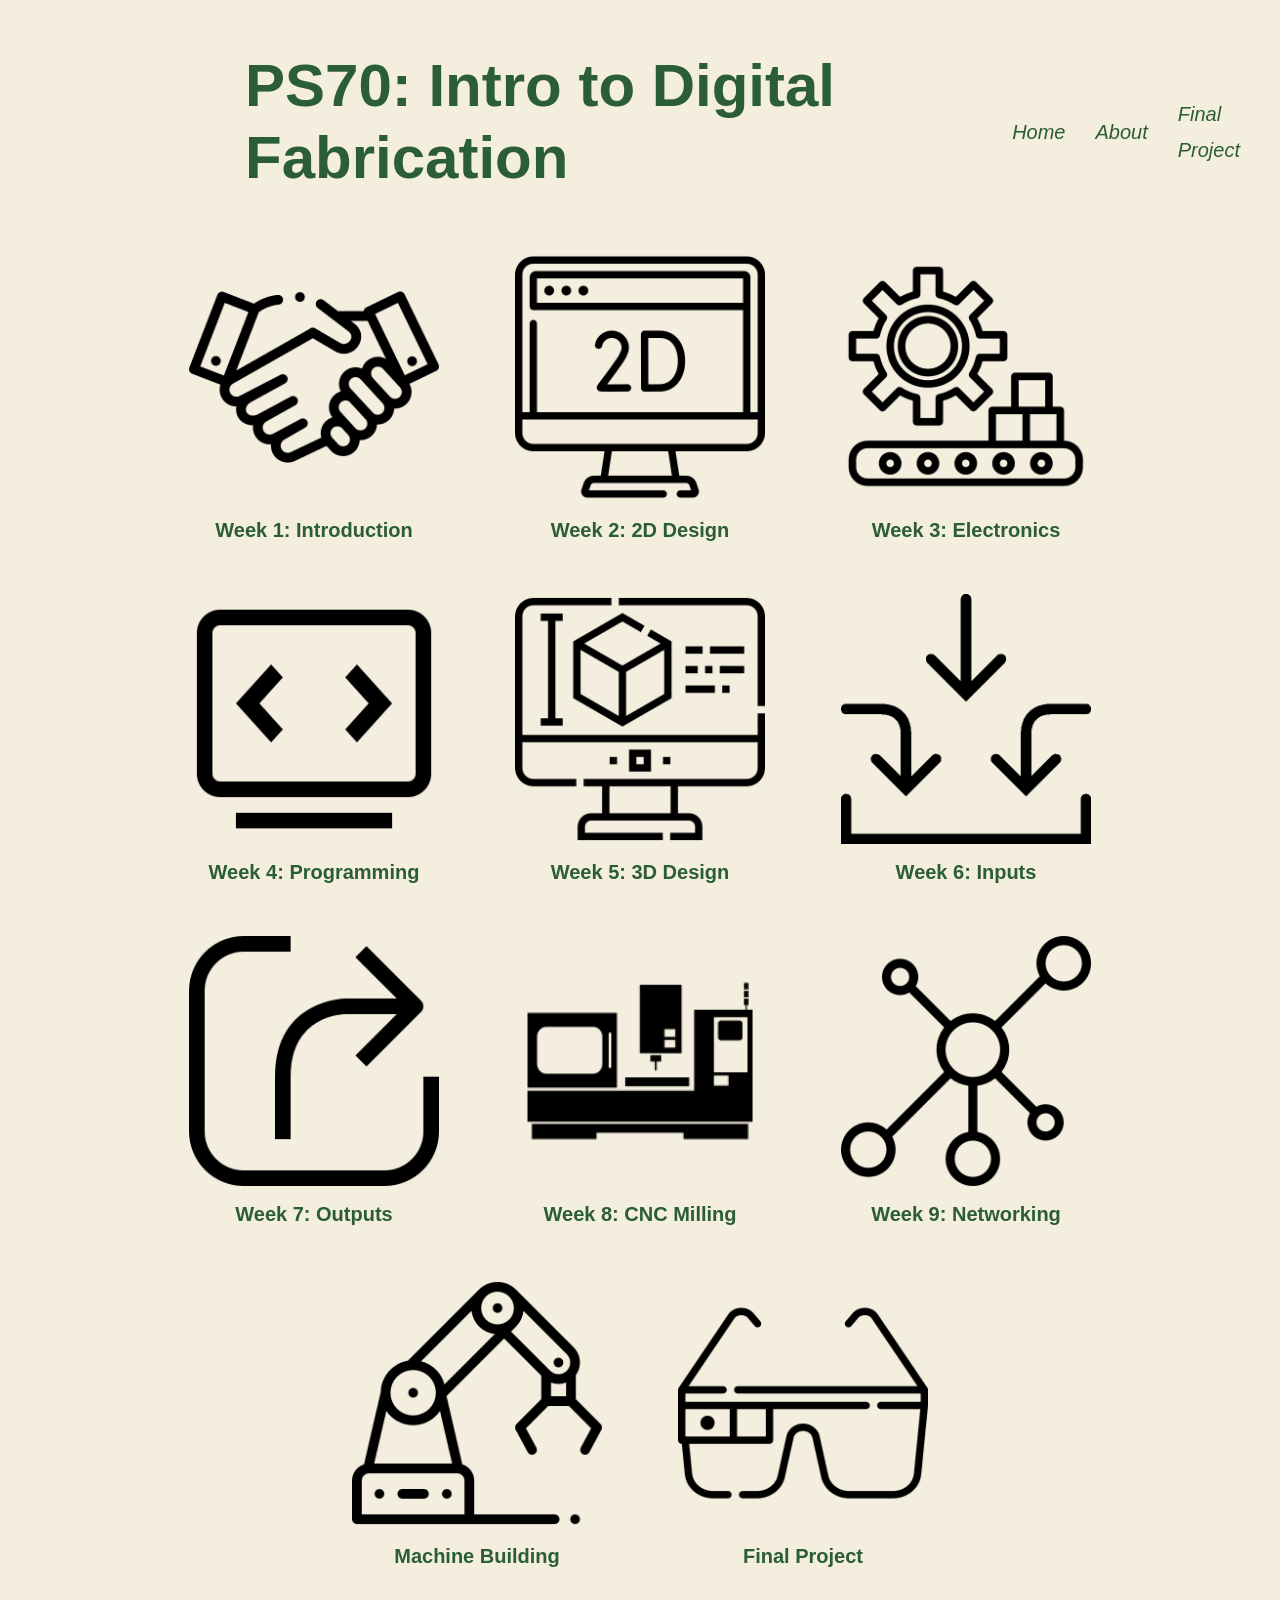
<file: index.html>
<!DOCTYPE html>
<html lang="en">

<head>
    <meta charset="UTF-8">
    <meta name="viewport" content="width=device-width, initial-scale=1.0">
    <title>PS70: Intro to Digital Fabrication</title>

    <link href="https://cdn.jsdelivr.net/npm/bootstrap@5.1.1/dist/css/bootstrap.min.css" rel="stylesheet">
    <link href="./style.css" rel="stylesheet">
</head>

<body>

<nav>
    <div class="container-fluid nav-container">
        <div class="flexrow">
            <h2 class="nav-title">PS70: Intro to Digital Fabrication</h2>
        </div>

        <div class="navbar-links">
            <a class="nav-link" href="./index.html">Home</a>
            <a class="nav-link" href="./about.html">About</a>
            <a class="nav-link" href="./13_finalproject/index.html">Final Project</a>
        </div>
    </div>
</nav>

<div class="container-fluid bg-3 text-center week-grid">

    <div class="row">

        <div class="col-sm-3">
            <a href="./01_intro/index.html" class="week-card">
                <img src="./01_intro/intro-handshake.png" alt="Week 1 Intro">
                <p>Week 1: Introduction</p>
            </a>
        </div>

        <div class="col-sm-3">
            <a href="./02_2Ddesign/index.html" class="week-card">
                <img src="./02_2Ddesign/2D-design.png" alt="Week 2 Design">
                <p>Week 2: 2D Design</p>
            </a>
        </div>

        <div class="col-sm-3">
            <a href="./03_fabrication/index.html" class="week-card">
                <img src="./03_fabrication/fabrication.png" alt="Week 3 Fabrication">
                <p>Week 3: Electronics</p>
            </a>
        </div>

    </div>

    <div class="row">

        <div class="col-sm-3">
            <a href="./04_microcontroller/index.html" class="week-card">
                <img src="./04_microcontroller/programming.png" alt="Week 4 Programming">
                <p>Week 4: Programming</p>
            </a>
        </div>

        <div class="col-sm-3">
            <a href="./05_3Ddesign/index.html" class="week-card">
                <img src="./05_3Ddesign/3D-design.png" alt="Week 5 3D Design">
                <p>Week 5: 3D Design</p>
            </a>
        </div>

        <div class="col-sm-3">
            <a href="./06_inputs/index.html" class="week-card">
                <img src="./06_inputs/inputs.png" alt="Week 6 Inputs">
                <p>Week 6: Inputs</p>
            </a>
        </div>

    </div>

    <div class="row">

        <div class="col-sm-3">
            <a href="./07_outputs/index.html" class="week-card">
                <img src="./07_outputs/outputs.png" alt="Week 7 Outputs">
                <p>Week 7: Outputs</p>
            </a>
        </div>

        <div class="col-sm-3">
            <a href="./08_cnc/index.html" class="week-card">
                <img src="./08_cnc/cnc.png" alt="Week 8 CNC">
                <p>Week 8: CNC Milling</p>
            </a>
        </div>

        <div class="col-sm-3">
            <a href="./09_networking/index.html" class="week-card">
                <img src="./09_networking/networking.png" alt="Week 9 Networking">
                <p>Week 9: Networking</p>
            </a>
        </div>

    </div>

    <div class="row">

        <div class="col-sm-3">
            <a href="./10_machine/index.html" class="week-card">
                <img src="./10_machine/machine-building.png" alt="Machine Building">
                <p>Machine Building</p>
            </a>
        </div>

        <div class="col-sm-3">
            <a href="./13_finalproject/index.html" class="week-card">
                <img src="./13_finalproject/final-project.png" alt="Final Project">
                <p>Final Project</p>
            </a>
        </div>

    </div>

</div>

<script src="https://cdn.jsdelivr.net/npm/bootstrap@5.0.2/dist/js/bootstrap.bundle.min.js"></script>

</body>
</html>
</file>
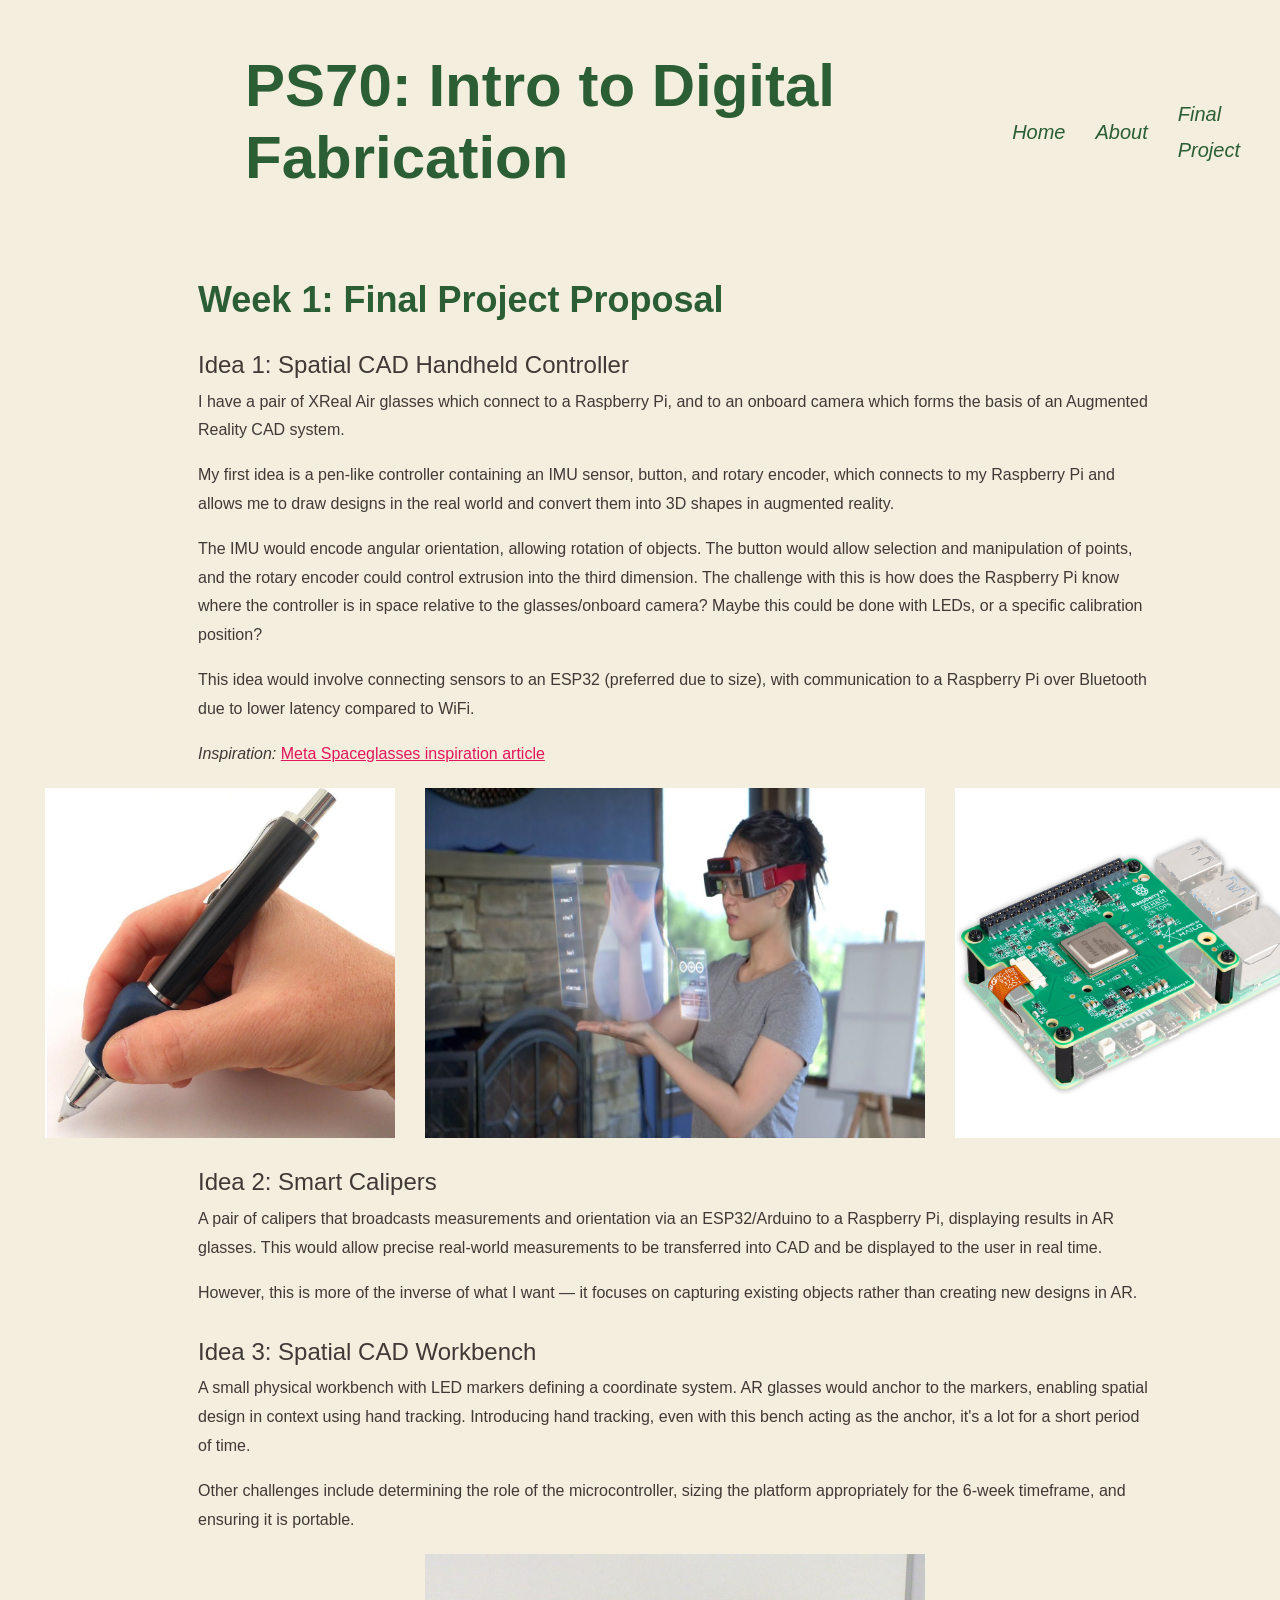
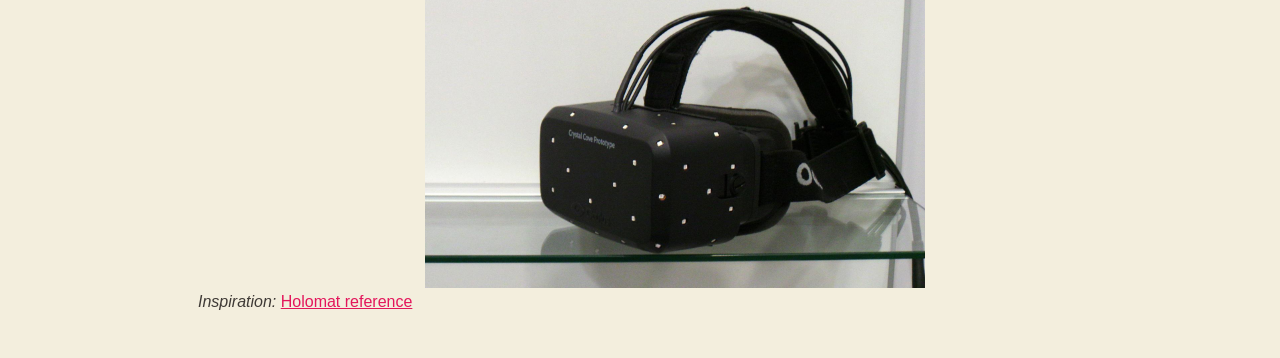
<file: 01_intro/index.html>
<!DOCTYPE html>
<html lang="en">

<head>
    <meta charset="UTF-8">
    <meta name="viewport" content="width=device-width, initial-scale=1.0">
    <title>PS70: Intro to Digital Fabrication</title>

    <link href="https://cdn.jsdelivr.net/npm/bootstrap@5.1.1/dist/css/bootstrap.min.css" rel="stylesheet">
    <link href="../style.css" rel="stylesheet">
</head>

<body>

<nav>
    <div class="container-fluid nav-container">
        <div class="flexrow">
            <h2 class="nav-title">PS70: Intro to Digital Fabrication</h2>
        </div>

        <div class="navbar-links">
            <a class="nav-link" href="../index.html">Home</a>
            <a class="nav-link" href="../about.html">About</a>
            <a class="nav-link" href="../13_finalproject/index.html">Final Project</a>
        </div>
    </div>
</nav>

<div class="textcontainer week-grid page-align">

    <h3>Week 1: Final Project Proposal</h3>

    <p class="margin"></p>

    <h4>Idea 1: Spatial CAD Handheld Controller</h4>

    <p>
        I have a pair of XReal Air glasses which connect to a Raspberry Pi, and to an onboard camera 
        which forms the basis of an Augmented Reality CAD system.
    </p>

    <p>
        My first idea is a pen-like controller containing an IMU sensor, button, and rotary encoder, 
        which connects to my Raspberry Pi and allows me to draw designs in the real world and convert 
        them into 3D shapes in augmented reality.
    </p>

    <p>
        The IMU would encode angular orientation, allowing rotation of objects. The button would allow 
        selection and manipulation of points, and the rotary encoder could control extrusion into the 
        third dimension. The challenge with this is how does the Raspberry Pi know where the controller
        is in space relative to the glasses/onboard camera? Maybe this could be done with LEDs, or a 
        specific calibration position?
    </p>

    <p>
        This idea would involve connecting sensors to an ESP32 (preferred due to size), with communication 
        to a Raspberry Pi over Bluetooth due to lower latency compared to WiFi.
    </p>

    <p>
        <em>Inspiration:</em>
        <a href="https://www.smh.com.au/technology/australian-behind-futuristic-iron-manstyle-meta-spaceglasses-says-theyre-the-future-of-the-pc-20140228-33pi6.html" target="_blank">
            Meta Spaceglasses inspiration article
        </a>
    </p>

    <div class="image-row">
        <img src="./ergo-pen.jpg" alt="Ergonomic pen controller concept">
        <img src="./meta-spaceglasses.jpg" alt="AR CAD concept" style="width: 500px; height: auto;">
        <img src="./rpi.jpg" alt="AR CAD concept">
    </div>

    <p class="margin"></p>

    <h4>Idea 2: Smart Calipers</h4>

    <p>
        A pair of calipers that broadcasts measurements and orientation via an ESP32/Arduino to a Raspberry Pi, 
        displaying results in AR glasses. This would allow precise real-world measurements to be transferred into CAD
        and be displayed to the user in real time.
    </p>

    <p>
        However, this is more of the inverse of what I want — it focuses on capturing existing objects rather than 
        creating new designs in AR.
    </p>

    <p class="margin"></p>

    <h4>Idea 3: Spatial CAD Workbench</h4>

    <p>
        A small physical workbench with LED markers defining a coordinate system. AR glasses would anchor to the markers, 
        enabling spatial design in context using hand tracking. Introducing hand tracking, even with this bench acting
        as the anchor, it's a lot for a short period of time.
    </p>

    <p>
        Other challenges include determining the role of the microcontroller, sizing the platform appropriately for the 
        6-week timeframe, and ensuring it is portable.
    </p>

    <div class="image-row">
        <img src="./oculus.jpg" alt="IR markers on Oculus Rift prototype" style="width: 500px; height: auto;">
    </div>

    <p>
        <em>Inspiration:</em>
        <a href="https://github.com/Concept-Bytes/Holomat" target="_blank">
          Holomat reference</a>
    </p>

</div>

</body>

<script src="https://cdn.jsdelivr.net/npm/bootstrap@5.0.2/dist/js/bootstrap.bundle.min.js"></script>

</html>
</file>
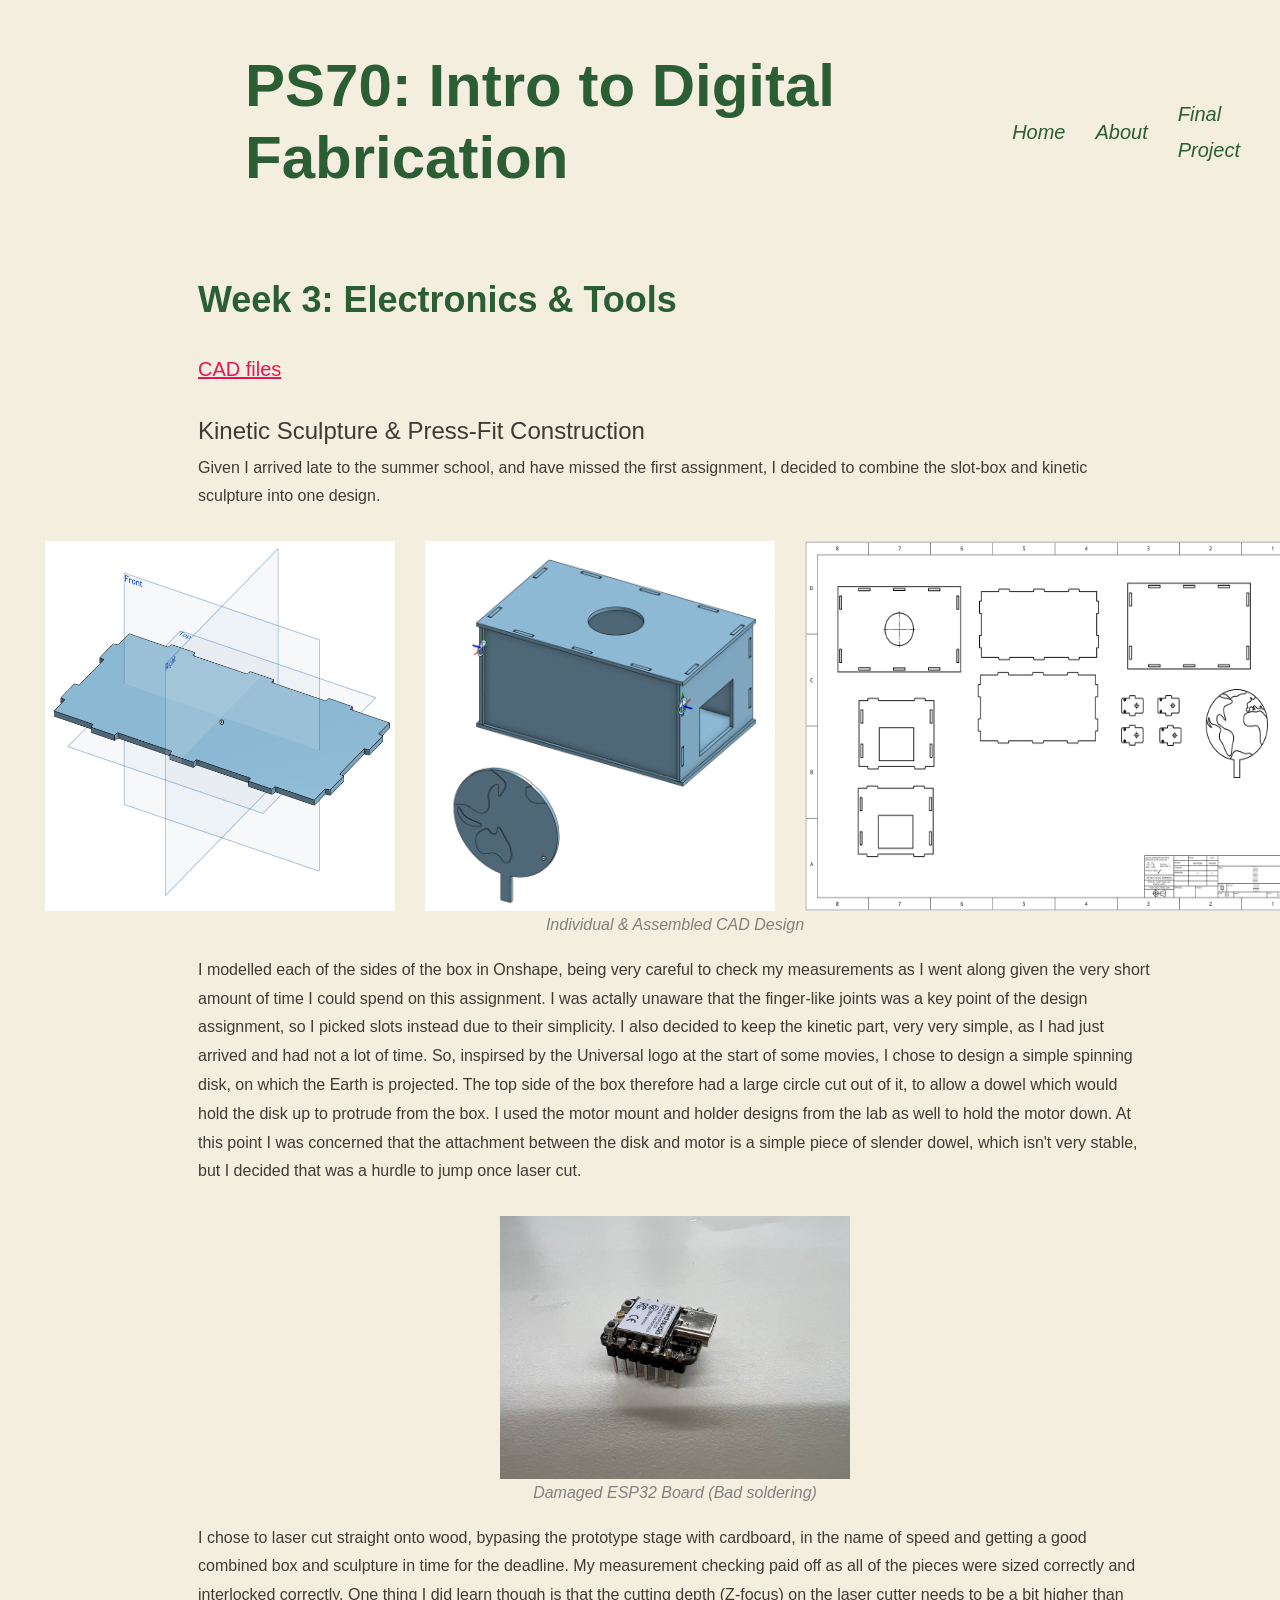
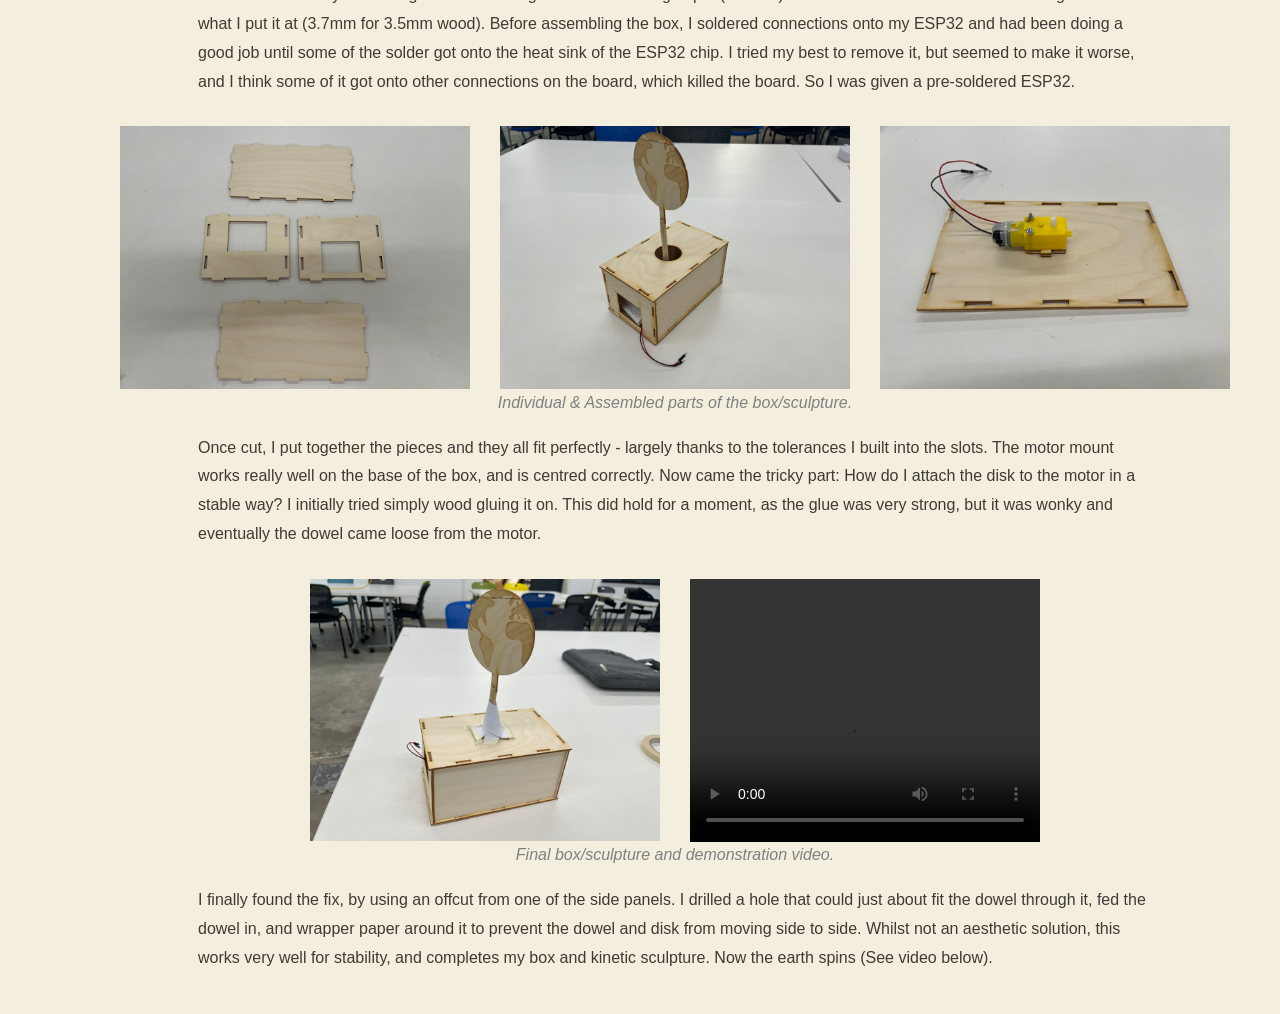
<file: 03_fabrication/index.html>
<!DOCTYPE html>
<html lang="en">

<head>
    <meta charset="UTF-8">
    <meta name="viewport" content="width=device-width, initial-scale=1.0">
    <title>PS70: Intro to Digital Fabrication</title>

    <link href="https://cdn.jsdelivr.net/npm/bootstrap@5.1.1/dist/css/bootstrap.min.css" rel="stylesheet">
    <link href="../style.css" rel="stylesheet">
</head>

<body>

<nav>
    <div class="container-fluid nav-container">
        <div class="flexrow">
            <h2 class="nav-title">PS70: Intro to Digital Fabrication</h2>
        </div>

        <div class="navbar-links">
            <a class="nav-link" href="../index.html">Home</a>
            <a class="nav-link" href="../about.html">About</a>
            <a class="nav-link" href="../13_finalproject/index.html">Final Project</a>
        </div>
    </div>
</nav>

<div class="textcontainer week-grid page-align">

    <h3>Week 3: Electronics & Tools</h3>

    <p class="margin"></p>

    <div>
        <a id="btn" href="./CAD_files.zip" download>
            CAD files
        </a>
    </div>

    <p class="margin"></p>

    <h4>Kinetic Sculpture & Press-Fit Construction</h4>

    <p>
        Given I arrived late to the summer school, and have missed the first assignment, I decided
        to combine the slot-box and kinetic sculpture into one design.
    </p>

    <p class="margin"></p>

    <div class="image-row">
        <img src="panel.png" alt="CAD design">
        <img src="Assembly.png" alt="CAD design">
        <img src="Drawing.png" alt="CAD design" style="width: 500px; height: auto;"">
    </div>
    <p class="caption">Individual & Assembled CAD Design</p>

    <p>

        I modelled each of the sides of the box in Onshape, being very careful to check my measurements
        as I went along given the very short amount of time I could spend on this assignment. I was
        actally unaware that the finger-like joints was a key point of the design assignment, so I 
        picked slots instead due to their simplicity.

        I also decided to keep the kinetic part, very very simple, as I had just arrived and had not a 
        lot of time. So, inspirsed by the Universal logo at the start of some movies, I chose to design a
        simple spinning disk, on which the Earth is projected.

        The top side of the box therefore had a large circle cut out of it, to allow a dowel which would hold
        the disk up to protrude from the box. I used the motor mount and holder designs from the lab as well 
        to hold the motor down. At this point I was concerned that the attachment between the disk and motor is 
        a simple piece of slender dowel, which isn't very stable, but I decided that was a hurdle to jump once
        laser cut.
    </p>

    <p class="margin"></p>

    <div class="image-row">
        <img src="esp32.jpg" alt="Parameters in Fusion">
    </div>
    <p class="caption">Damaged ESP32 Board (Bad soldering)</p>

    <p>
        I chose to laser cut straight onto wood, bypasing the prototype stage with cardboard, in the name of speed
        and getting a good combined box and sculpture in time for the deadline. My measurement checking paid off
        as all of the pieces were sized correctly and interlocked correctly. One thing I did learn though is that 
        the cutting depth (Z-focus) on the laser cutter needs to be a bit higher than what I put it at (3.7mm for 3.5mm wood).

        Before assembling the box, I soldered connections onto my ESP32 and had been doing a good job until some of the 
        solder got onto the heat sink of the ESP32 chip. I tried my best to remove it, but seemed to make it worse, and I 
        think some of it got onto other connections on the board, which killed the board. So I was given a pre-soldered ESP32.
    </p>

    <p class="margin"></p>

    <div class="image-row">
        <img src="cutouts.jpg">
        <img src="assembly_nohole.jpg" style="width: 350px; height: auto;">
        <img src="base.jpg">
    </div>
    <p class="caption">Individual & Assembled parts of the box/sculpture.</p>

    <p>
        Once cut, I put together the pieces and they all fit perfectly - largely thanks to the tolerances I built into the slots. The 
        motor mount works really well on the base of the box, and is centred correctly.
        Now came the tricky part: How do I attach the disk to the motor in a stable way? I initially tried simply wood gluing it on.
        This did hold for a moment, as the glue was very strong, but it was wonky and eventually the dowel came loose from the motor.
    </p>

    <p class="margin"></p>

    <div class="image-row">
        <img src="./final_product.jpg" alt="Final sculpture">

        <video controls>
            <source src="./demo.MOV" type="video/mp4">
            Your browser does not support the video tag.
        </video>
    </div>

    <p class="caption">Final box/sculpture and demonstration video.</p>

    <p>
        I finally found the fix, by using an offcut from one of the side panels. I drilled a hole that could just about fit the dowel through
        it, fed the dowel in, and wrapper paper around it to prevent the dowel and disk from moving side to side. Whilst not an aesthetic
        solution, this works very well for stability, and completes my box and kinetic sculpture. Now the earth spins (See video below).
    </p>

</div>

<script src="https://cdn.jsdelivr.net/npm/bootstrap@5.0.2/dist/js/bootstrap.bundle.min.js"></script>

</body>
</html>
</file>
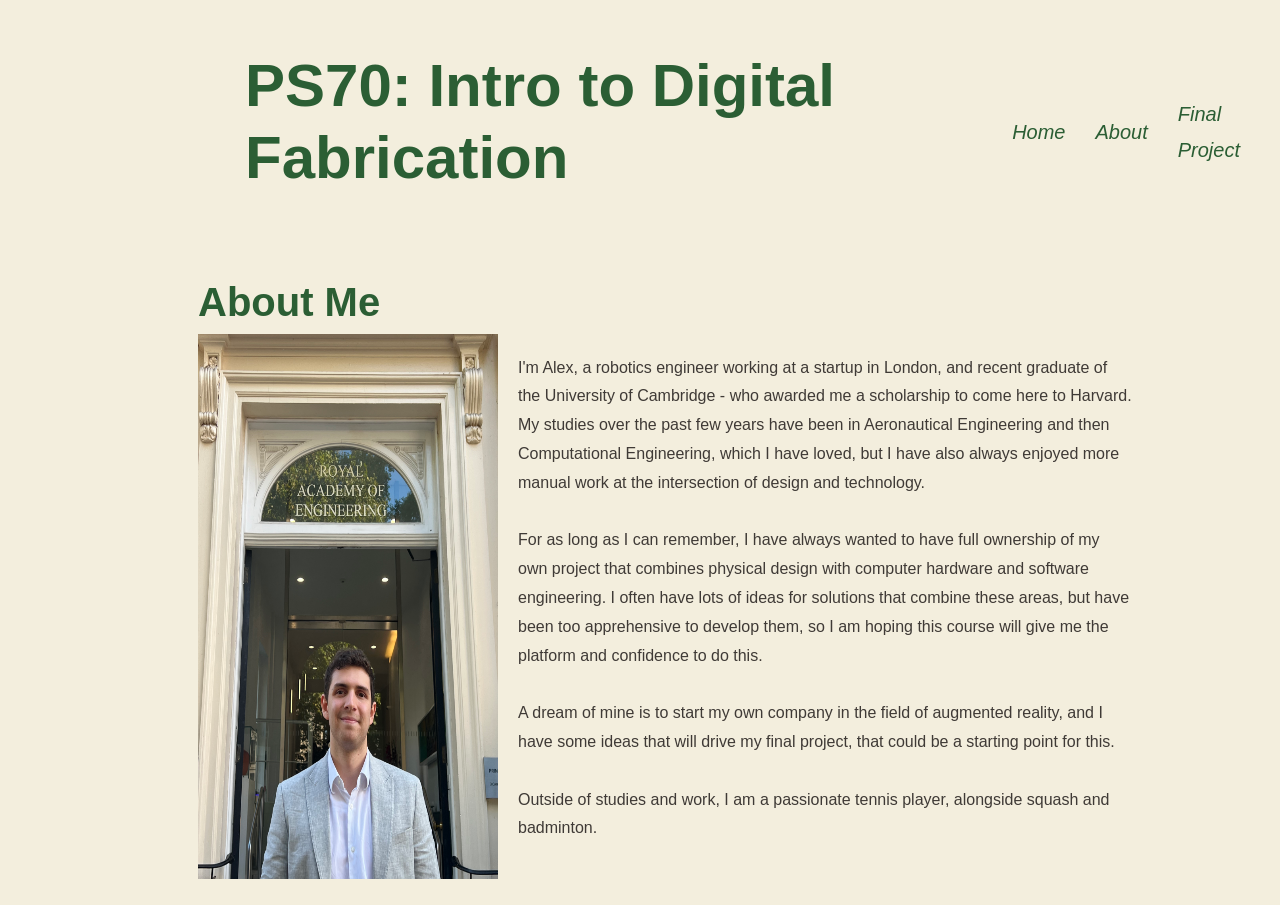
<file: about.html>
<!DOCTYPE html>
<html lang="en">

<head>
    <meta charset="UTF-8">
    <meta name="viewport" content="width=device-width, initial-scale=1.0">
    <title>PS70: Intro to Digital Fabrication</title>

    <link href="https://cdn.jsdelivr.net/npm/bootstrap@5.1.1/dist/css/bootstrap.min.css" rel="stylesheet">
    <link href="./style.css" rel="stylesheet">
</head>

<body>

<nav>
    <div class="container-fluid nav-container">
        <div class="flexrow">
            <h2 class="nav-title">PS70: Intro to Digital Fabrication</h2>
        </div>

        <div class="navbar-links">
            <a class="nav-link" href="./index.html">Home</a>
            <a class="nav-link" href="./about.html">About</a>
            <a class="nav-link" href="./13_finalproject/index.html">Final Project</a>
        </div>
    </div>
</nav>

<div class="textcontainer week-grid">

    <h3 class="page-title">About Me</h3>

    <div class="center-row">
        <img class="about-photo"
             src="./Profile.jpg"
             alt="Photo of Alex at work"
             style="width:300px; height:auto;">

        <p id="aboutme">
            I'm Alex, a robotics engineer working at a startup in London, and recent
            graduate of the University of Cambridge - who awarded me a scholarship to come here to Harvard. 
            My studies over the past few years have been in Aeronautical Engineering and then 
            Computational Engineering, which I have loved, but I have also always enjoyed more manual work at the 
            intersection of design and technology.

            <br><br>

            For as long as I can remember, I have always wanted to have full ownership of my
            own project that combines physical design with computer hardware and software
            engineering. I often have lots of ideas for solutions that combine these areas,
            but have been too apprehensive to develop them, so I am hoping this course will
            give me the platform and confidence to do this.

            <br><br>

            A dream of mine is to start my own company in the field of augmented reality, and 
            I have some ideas that will drive my final project, that could be a starting point for this.

            <br><br>

            Outside of studies and work, I am a passionate tennis player, alongside squash and badminton.

        </p>
    </div>

</div>

<script src="https://cdn.jsdelivr.net/npm/bootstrap@5.0.2/dist/js/bootstrap.bundle.min.js"></script>

</body>
</html>
</file>
<file: style.css>
body {
  font: 20px "Palatino", Verdana, sans-serif;
  line-height: 1.8;
  color: #3F3A36;
  background-color: #F3EEDD;
}

.textcontainer {
  padding: 2% 10%;
}

p {font-size: 16px;}
.margin {margin-bottom: 30px;}

a {
  color: #E3165B;
}

.container-fluid {
  padding: 0;
}

nav {
  background-color: #F3EEDD;
  color: #EEE7E8;
  padding: 50px 0px;
}

.nav-title{
  margin-left: 15px;
  margin-right: 15px;
  color: #2B5E34;
  font-size: 60px;
  font-weight: bold;
}

.nav-container {
  display: flex;
  align-items: center;

  padding-left: 230px;
  padding-right: 40px;
}

.nav-link {
  background: none;
  border: none;
  padding: 0;
  color: #2B5E34;
  text-decoration: none;
  font-size: 20px;
  font-style: italic;
  transition: 0.2s;
}

.nav-link:hover {
  color: #1F4D3A;
  text-decoration: underline;
}

.navbar-links {
  display: flex;
  justify-content: flex-start;
  gap: 30px;

  margin-left: 60px;
  align-items: center;
  transform: translateY(6px);
}

.row {
  justify-content: center;
  margin-bottom: 30px;
}

.center-row {
  display: flex;
  justify-content: center;
}

code {
  background-color: #2d2b33;
  color: #EEE7E8;
  font-family: 'Courier New', Courier, monospace;
}

.caption {
  color: gray;
  font-size: 16px;
  text-align: center;
  font-style: italic;
}

#aboutme {
  padding: 20px;
}


.week-card img {
    width: 250px;
    height: auto;
    transition: transform 0.25s ease;
}

.week-card:hover img {
    transform: scale(1.12);
}

.week-card p {
    font-size: 20px;
    font-weight: bold;
    color: #2B5E34;
    margin-top: 10px;
}

.week-card {
    display: flex;
    flex-direction: column;
    align-items: center;
    text-decoration: none;
}

h3 {
    color: #2B5E34;
    font-size: 36px;
    font-weight: bold;
}

.page-title {
    margin-left: 70px;
    color: #2B5E34;
    font-size: 40px;
    font-weight: bold;
}

.page-subheading {
    margin-left: 70px;
    color: #3F3A36;
    font-size: 25px;
}

.page-writing {
    margin-left: 70px;
    color: #3F3A36;
    font-size: 16px;
}

.page-align {
  margin-left: 70px;
  color: #3F3A36;
}

.about-photo {
    margin-left: 70px;   /* increase or decrease this */
}

.image-row {
    display: flex;
    justify-content: center;
    gap: 30px;
    margin-top: 20px;
}

.image-row img,
.image-row video {
    width: 350px;
    height: auto;
}

/* --------- Animations ------- */
nav {
  opacity: 0;
  transform: translateY(-10px);
  animation: navDropIn 1.2s ease-out forwards;
}

.week-grid {
  opacity: 0;
  transform: translateY(-15px);
  animation: gridFadeIn 1s ease-out forwards;
  animation-delay: 0.5s; /* starts after navbar finishes */
}

@keyframes navDropIn {
  to {
    opacity: 1;
    transform: translateY(0);
  }
}

@keyframes gridFadeIn {
  to {
    opacity: 1;
    transform: translateY(0);
  }
}
</file>
